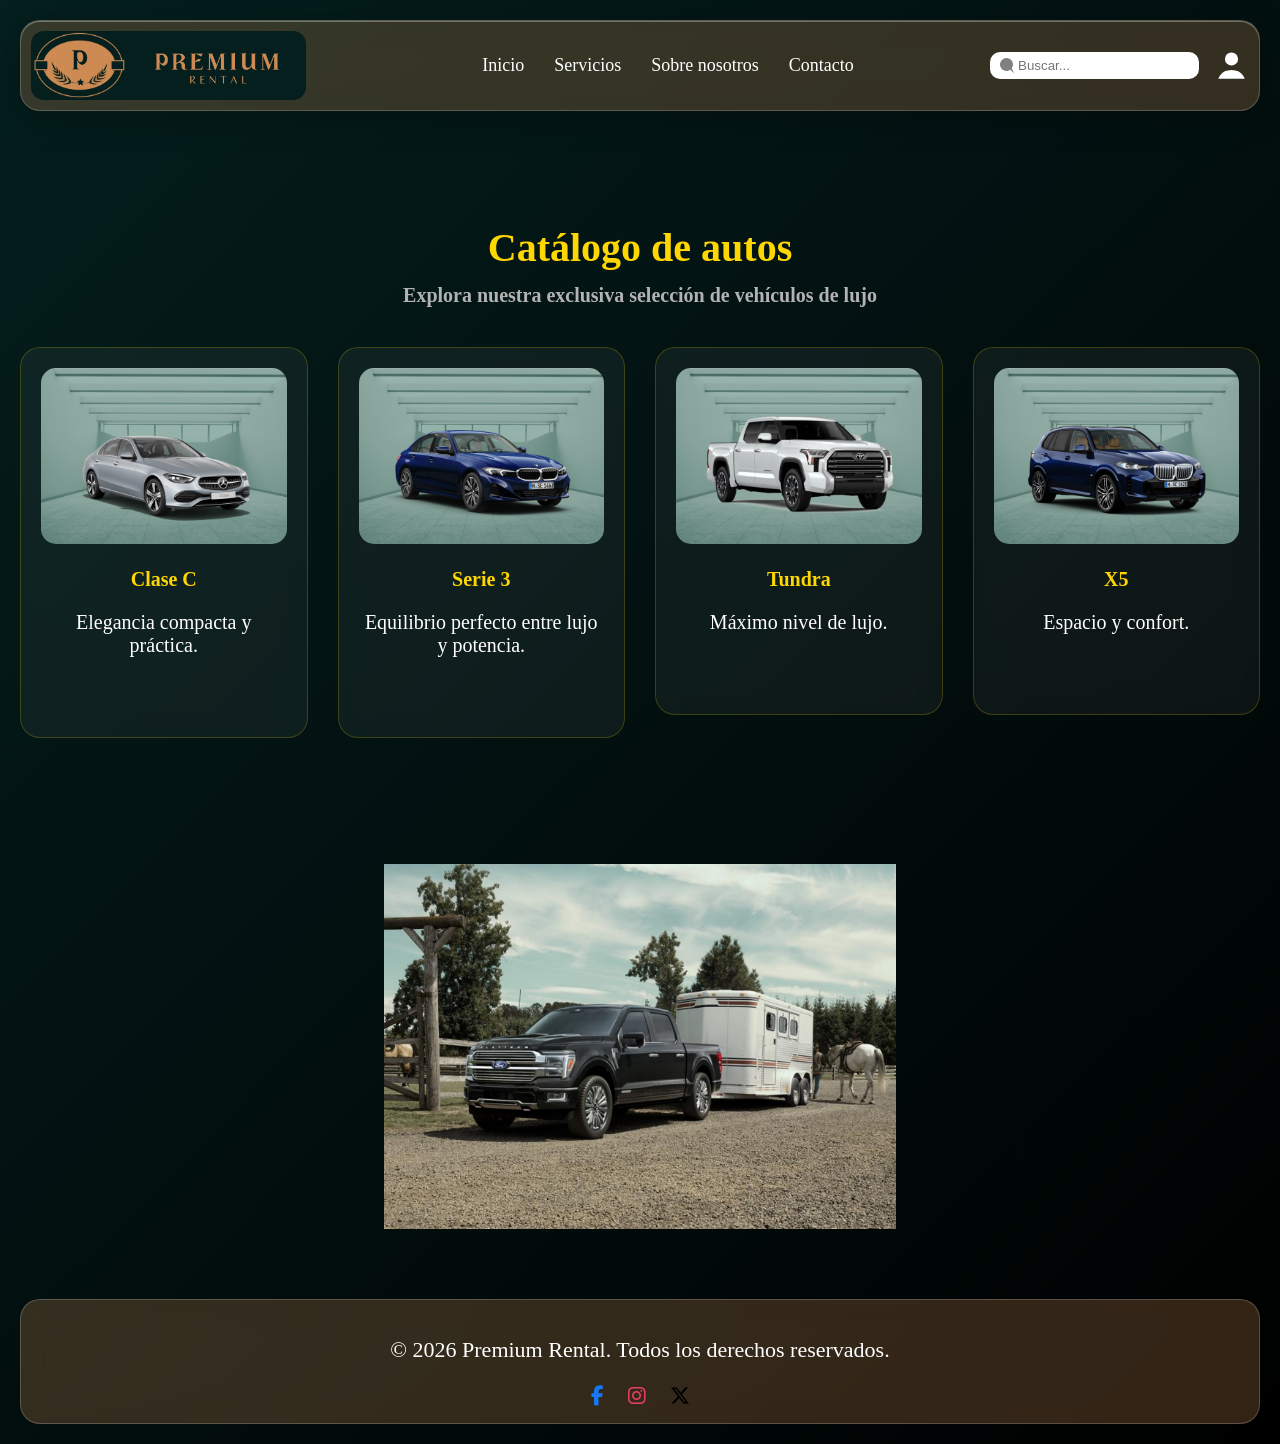
<file: index.html>
<!DOCTYPE html> 
<html lang="es">
<head>
    <meta charset="UTF-8">
    <meta name="viewport" content="width=device-width, initial-scale=1.0">
    <title>Premium Rental</title>
    <link rel="stylesheet" href="style.css">
    <link rel="preconnect" href="https://fonts.googleapis.com">
    <link rel="preconnect" href="https://fonts.gstatic.com" crossorigin>
    <link rel="stylesheet" href="https://cdnjs.cloudflare.com/ajax/libs/font-awesome/6.5.0/css/all.min.css">
    <link href="https://fonts.googleapis.com/css2?family=Libre+Baskerville:ital,wght@0,400..700;1,400..700&display=swap" rel="stylesheet">
</head>

<body>

<header>
    <nav>
        <div class="brand">
            <a href="index.html">
                <img class="logo" src="images/FullLogo.png" alt="Escudo">
                <img class="texto" src="images/TextOnly.png" alt="Nombre">
            </a>
        </div>

        <ul class="menu">
            <li><a href="index.html">Inicio</a></li>
            <li><a href="servicios.html">Servicios</a></li>
            <li><a href="nosotros.html">Sobre nosotros</a></li>
            <li><a href="contacto.html">Contacto</a></li>
        </ul>

        <div class="right">
            <div class="busqueda">
                <!-- icono lupa -->
                <svg xmlns="http://www.w3.org/2000/svg" fill="gray" viewBox="0 0 16 16" width="16" height="16">
                    <path d="M11.742 10.344a6.5 6.5 0 1 0-1.397 1.398l3.85 3.85z"/>
                </svg>
                <input type="text" placeholder="Buscar...">
            </div>

            <div class="login">
                <a href="login.html">
            
                    <svg class="icono-user" xmlns="http://www.w3.org/2000/svg" fill="currentColor" viewBox="0 0 16 16">
                        <path d="M8 8a3 3 0 1 0 0-6 3 3 0 0 0 0 6z"/>
                        <path d="M2 14s1-4 6-4 6 4 6 4H2z"/>
                    </svg>
                </a>
            </div>
        </div>
    </nav>
</header>

<section class="autos-section">

    <h2 class="titulo-seccion">Catálogo de autos</h2>

    <h3 class="subtitulo-seccion">Explora nuestra exclusiva selección de vehículos de lujo</h3>

    <div class="cards-container">

        <div class="card-auto">
            <img src="images/Clase_C.png" alt="Clase C">
            <h3>Clase C</h3>
            <p>Elegancia compacta y práctica.</p>
        </div>

        <div class="card-auto">
            <img src="images/Serie_3.png" alt="Serie 3">
            <h3>Serie 3</h3>
            <p>Equilibrio perfecto entre lujo y potencia.</p>
        </div>

        <div class="card-auto">
            <img src="images/Tundra.png" alt="Tundra">
            <h3>Tundra</h3>
            <p>Máximo nivel de lujo.</p>
        </div>

        <div class="card-auto">
            <img src="images/X5.png" alt="X5">
            <h3>X5</h3>
            <p>Espacio y confort.</p>
        </div>

    </div>

</section>

<div class="slider-box">
    <ul>
        <li><img src="images/CARRUSEL.jpeg" alt=""></li>
        <li><img src="images/CARRUSEL1.jpeg" alt=""></li>
        <li><img src="images/CARRUSEL2.jpeg" alt=""></li>
        <li><img src="images/CARRUSEL3.jpeg" alt=""></li>
    </ul>
</div>

<footer class="footer">
    <p>&copy; 2026 Premium Rental. Todos los derechos reservados.</p>

    <div class="redes">
        <a href="https://www.facebook.com/" target="_blank"><i class="fab fa-facebook-f"></i></a>
        <a href="https://www.instagram.com/" target="_blank"><i class="fab fa-instagram"></i></a>
        <a href="https://x.com/" target="_blank"><i class="fab fa-x-twitter"></i></a>
    </div>
</footer>
</body>
</html>
</file>
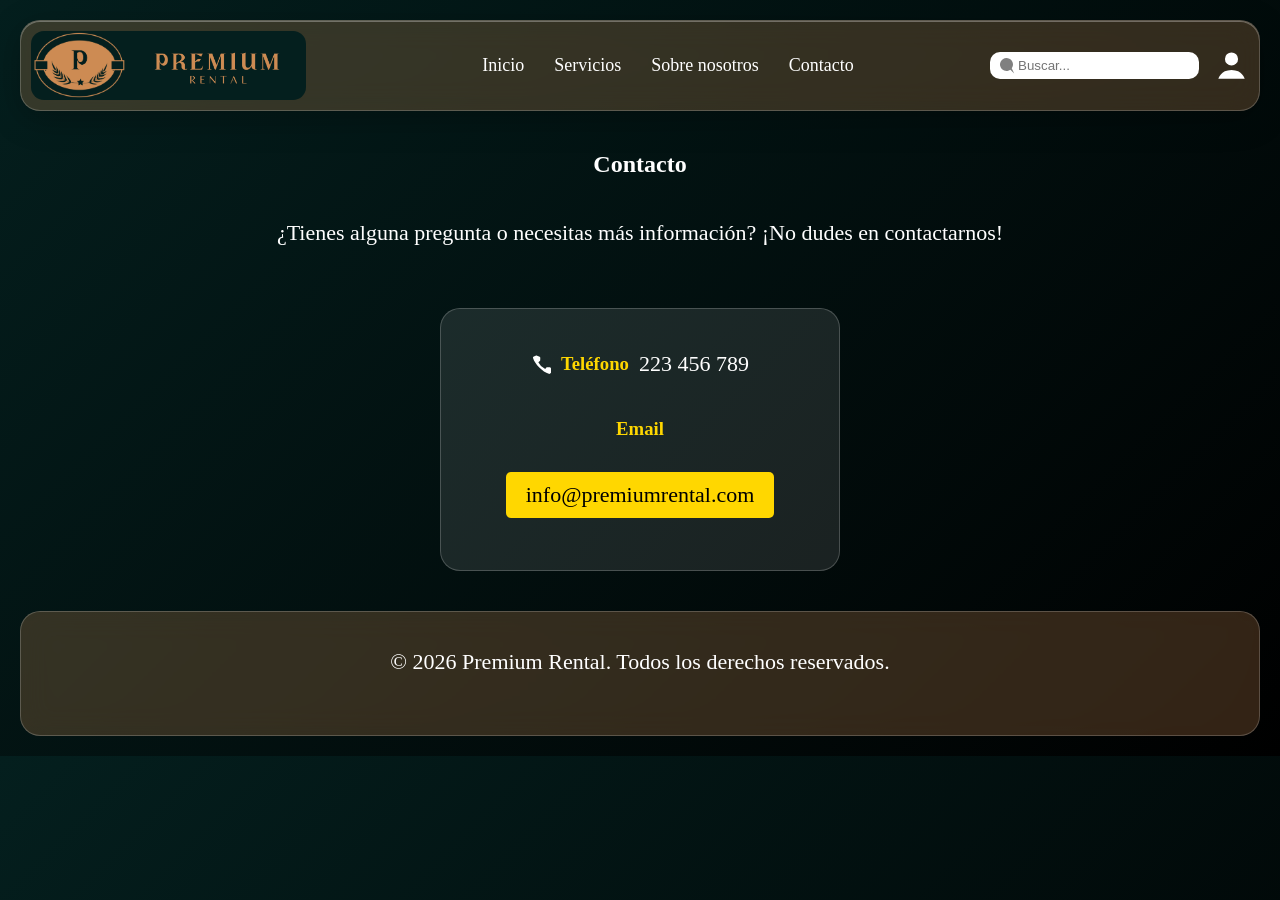
<file: contacto.html>
<!DOCTYPE html>
<html lang="en">
<head>
    <meta charset="UTF-8">
    <meta name="viewport" content="width=device-width, initial-scale=1.0">
    <title>Premiun Rental</title>
    <link rel="stylesheet" href="style.css">
</head>
<body>
    <header>
    <nav>
        <div class="brand">
            <a href="index.html">
                <img class="logo" src="images/FullLogo.png" alt="Escudo">
                <img class="texto" src="images/TextOnly.png" alt="Nombre">
            </a>
        </div>

        <ul class="menu">
            <li><a href="index.html">Inicio</a></li>
            <li><a href="servicios.html">Servicios</a></li>
            <li><a href="nosotros.html">Sobre nosotros</a></li>
            <li><a href="contacto.html">Contacto</a></li>
        </ul>

        <div class="right">
            <div class="busqueda">
                <!-- icono lupa -->
                <svg xmlns="http://www.w3.org/2000/svg" fill="gray" viewBox="0 0 16 16" width="16" height="16">
                    <path d="M11.742 10.344a6.5 6.5 0 1 0-1.397 1.398l3.85 3.85z"/>
                </svg>
                <input type="text" placeholder="Buscar...">
            </div>

            <div class="login">
                <a href="login.html">
                    <!--  ICONO USUARIO  -->
                    <svg class="icono-user" xmlns="http://www.w3.org/2000/svg" fill="currentColor" viewBox="0 0 16 16">
                        <path d="M8 8a3 3 0 1 0 0-6 3 3 0 0 0 0 6z"/>
                        <path d="M2 14s1-4 6-4 6 4 6 4H2z"/>
                    </svg>
                </a>
            </div>
        </div>
    </nav> 
</header>
<div class="texto_contacto">
<h2>Contacto</h2>
</div>
<div class="textito">
<p>¿Tienes alguna pregunta o necesitas más información? ¡No dudes en contactarnos!</p>
</div>
<div class="contacto">
    <div class="telefono">
    <svg class="icono-telefono" xmlns="http://www.w3.org/2000/svg" fill="currentColor" viewBox="0 0 16 16">
        <path d="M3.654 1.328a.678.678 0 0 1 .737-.163l2.522 1.01c.329.132.545.45.53.8l-.1 2.2a.678.678 0 0 1-.272.502l-1.2.9a11.72 11.72 0 0 0 5.516 5.516l.9-1.2a.678.678 0 0 1 .502-.272l2.2-.1c.35-.015.668.201.8.53l1.01 2.522a.678.678 0 0 1-.163.737l-1.272 1.272c-.3.3-.74.4-1.15.27-2.5-.8-5.2-2.6-7.6-5s-4.2-5.1-5-7.6c-.13-.41-.03-.85.27-1.15L3.654 1.328z"/>
    </svg>

    <h3>Teléfono</h3>
    <div class="linea">
        <p>223 456 789</p>
    </div>
</div>
    <div class="contacto-item">
        <h3>Email</h3>
        <p>
            <a href="mailto:info@premiumrental.com">info@premiumrental.com</a>
        </p>
    </div>
</div>



<footer class="footer">
    <p>&copy; 2026 Premium Rental. Todos los derechos reservados.</p>

    <div class="redes">
        <a href="https://www.facebook.com/" target="_blank"><i class="fab fa-facebook-f"></i></a>
        <a href="https://www.instagram.com/" target="_blank"><i class="fab fa-instagram"></i></a>
        <a href="https://x.com/" target="_blank"><i class="fab fa-x-twitter"></i></a>
    </div>
</footer>

</body>
</html>
</file>
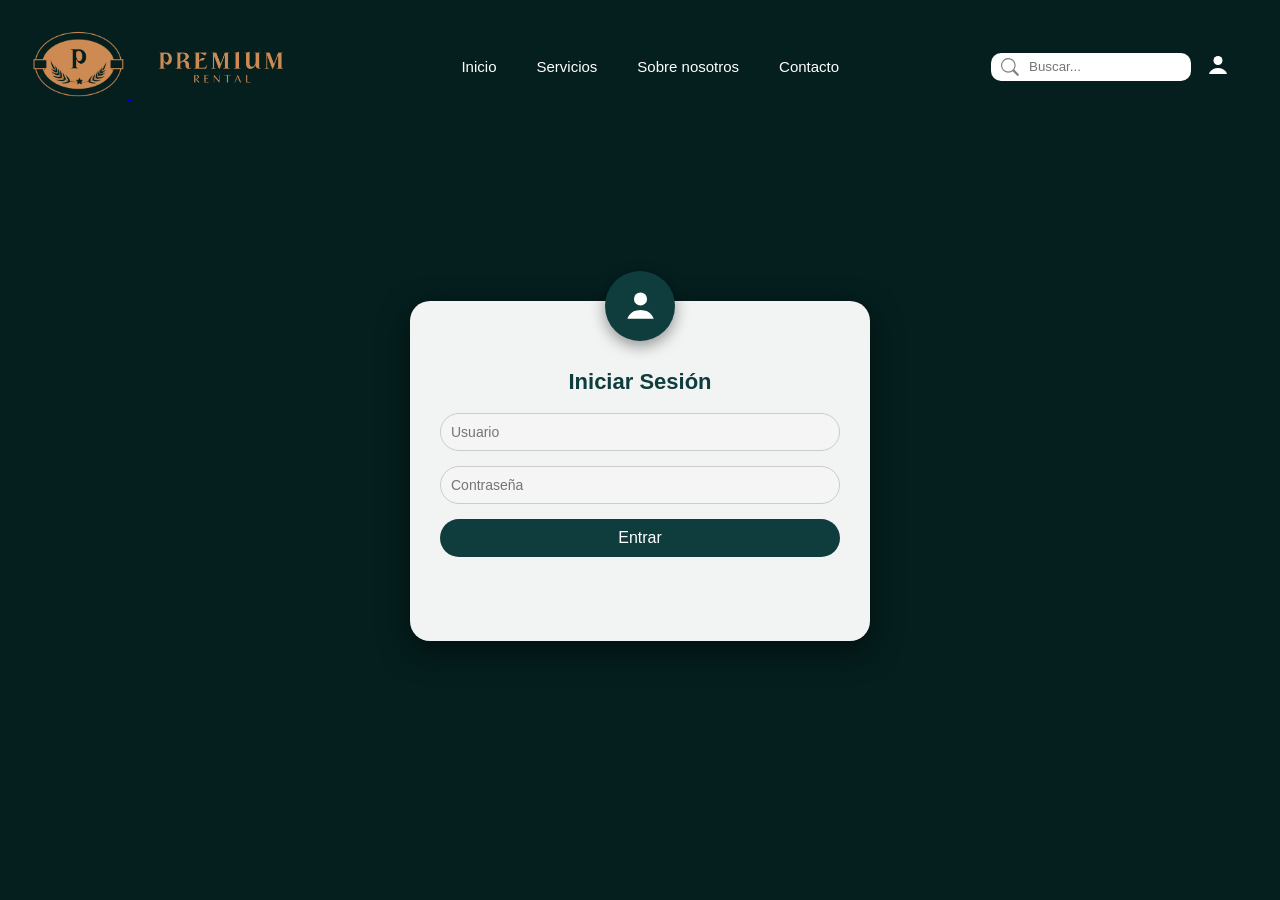
<file: login.html>
<!DOCTYPE html>
<html lang="en">
<head>
    <meta charset="UTF-8">
    <meta name="viewport" content="width=device-width, initial-scale=1.0">
    <title>Login</title>
    <link rel="stylesheet" href="login.css">
</head>
<body>


    <header>
    <nav>
        <div class="brand">
            <a href="index.html">
                <img class="logo" src="images/FullLogo.png" alt="Escudo">
                <img class="texto" src="images/TextOnly.png" alt="Nombre">
             </a>
        </div>
        <ul class="menu">
            <li><a href="index.html">Inicio</a></li>
            <li><a href="servicios.html">Servicios</a></li>
            <li><a href="nosotros.html">Sobre nosotros</a></li>
            <li><a href="contacto.html">Contacto</a></li>
        </ul>

        <div class="right">
            <div class="busqueda">
                <svg xmlns="http://www.w3.org/2000/svg" fill="gray" viewBox="0 0 16 16">
                    <path d="M11.742 10.344a6.5 6.5 0 1 0-1.397 1.398l3.85 3.85a1 1 0 0 0 1.415-1.414l-3.85-3.85zM12 6.5a5.5 5.5 0 1 1-11 0 5.5 5.5 0 0 1 11 0"/>
                </svg>
                <input type="text" placeholder="Buscar...">
            </div>

            <div class="login">
                <a href="login.html">
                    <svg class="icono-user" xmlns="http://www.w3.org/2000/svg" fill="currentColor" viewBox="0 0 16 16">
                        <path d="M8 8a3 3 0 1 0 0-6 3 3 0 0 0 0 6z"/>
                        <path d="M2 14s1-4 6-4 6 4 6 4H2z"/>
                    </svg>
                 </a>
            </div>

        </div>
    </nav>
</header>

    <div class="container">
    <div class="caja">

        <div class="avatar">
            <svg xmlns="http://www.w3.org/2000/svg" fill="currentColor" viewBox="0 0 16 16">
                <path d="M8 8a3 3 0 1 0 0-6 3 3 0 0 0 0 6z"/>
                <path d="M2 14s1-4 6-4 6 4 6 4H2z"/>
            </svg>
        </div>

        <h2>Iniciar Sesión</h2>

        <form action="index.html" method="post">
            <input class="input" type="text" placeholder="Usuario" required>
            <input class="input" type="password" placeholder="Contraseña" required>
            <button type="submit">Entrar</button>
        </form>

    </div>
</div>  

</body>
</html>
</file>
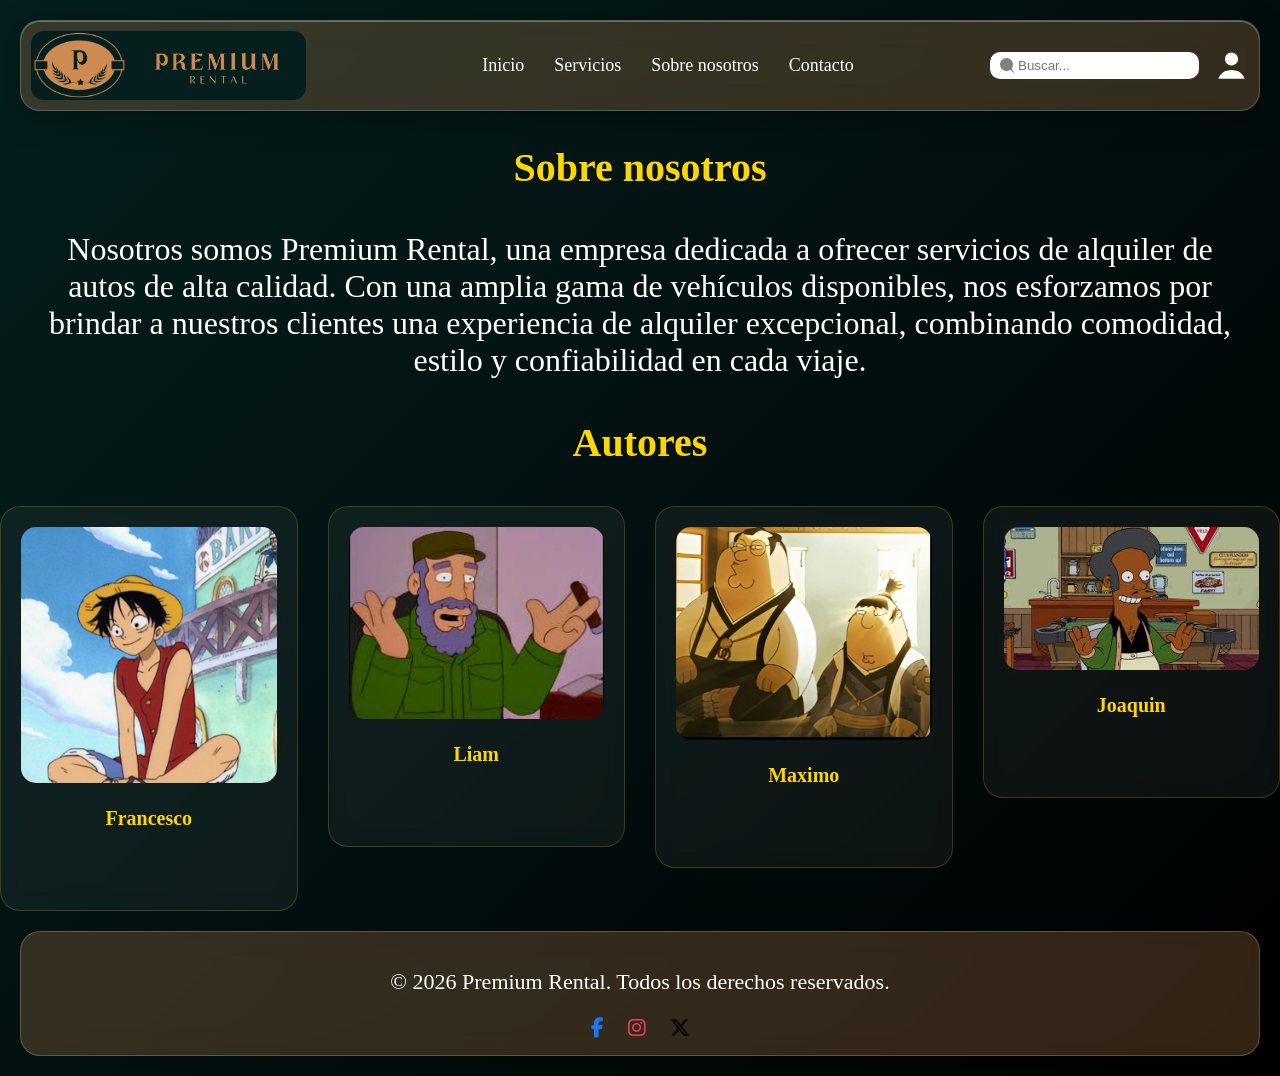
<file: nosotros.html>
<!DOCTYPE html> 
<html lang="es">
<head>
   <meta charset="UTF-8">
    <meta name="viewport" content="width=device-width, initial-scale=1.0">
    <title>Premium Rental</title>
    <link rel="stylesheet" href="style.css">
    <link rel="preconnect" href="https://fonts.googleapis.com">
    <link rel="preconnect" href="https://fonts.gstatic.com" crossorigin>
    <link rel="stylesheet" href="https://cdnjs.cloudflare.com/ajax/libs/font-awesome/6.5.0/css/all.min.css">
    <link href="https://fonts.googleapis.com/css2?family=Libre+Baskerville:ital,wght@0,400..700;1,400..700&display=swap" rel="stylesheet">
</head>
<body>

<header>
    <nav>
        <div class="brand">
             <a href="index.html">
                <img class="logo" src="images/FullLogo.png" alt="Escudo">
                <img class="texto" src="images/TextOnly.png" alt="Nombre">
            </a>
        </div>

        <ul class="menu">
            <li><a href="index.html">Inicio</a></li>
            <li><a href="servicios.html">Servicios</a></li>
            <li><a href="nosotros.html">Sobre nosotros</a></li>
            <li><a href="contacto.html">Contacto</a></li>
        </ul>

        <div class="right">
            <div class="busqueda">
                <!-- icono lupa -->
                <svg xmlns="http://www.w3.org/2000/svg" fill="gray" viewBox="0 0 16 16" width="16" height="16">
                    <path d="M11.742 10.344a6.5 6.5 0 1 0-1.397 1.398l3.85 3.85z"/>
                </svg>
                <input type="text" placeholder="Buscar...">
            </div>

            <div class="login">
                <a href="login.html">
                    <!--  ICONO USUARIO  -->
                    <svg class="icono-user" xmlns="http://www.w3.org/2000/svg" fill="currentColor" viewBox="0 0 16 16">
                        <path d="M8 8a3 3 0 1 0 0-6 3 3 0 0 0 0 6z"/>
                        <path d="M2 14s1-4 6-4 6 4 6 4H2z"/>
                    </svg>
                </a>
            </div>
        </div>
    </nav> 
</header>
<div>
    <h2 class="titulo-seccion">
        Sobre nosotros
    </h2>
    <p class="textoslargos">
        Nosotros somos Premium Rental, una empresa dedicada a ofrecer servicios de alquiler de autos de alta calidad. Con una amplia gama de vehículos disponibles, nos esforzamos por brindar a nuestros clientes una experiencia de alquiler excepcional, combinando comodidad, estilo y confiabilidad en cada viaje.
    </p>
    <h2 class="titulo-seccion">
        Autores
    </h2>
    
    <div class="cards-container">

        <div class="card-auto">
            <img src="images/luffybaratie.jpg" alt="fran">
            <h3>Francesco</h3>
            <p></p>
        </div>

        <div class="card-auto">
            <img src="images/fidel.jpg" alt="liam">
            <h3>Liam</h3>
            <p></p>
        </div>

        <div class="card-auto">
            <img src="images/petet.jpg" alt="maxi">
            <h3>Maximo</h3>
            <p></p>
        </div>

        <div class="card-auto">
            <img src="images/olivar.jpeg" alt="Joaquin">
            <h3>Joaquin</h3>
            <p></p>
        </div>

    </div>
    

</div>

<footer class="footer">
    <p>&copy; 2026 Premium Rental. Todos los derechos reservados.</p>

    <div class="redes">
        <a href="https://www.facebook.com/" target="_blank"><i class="fab fa-facebook-f"></i></a>
        <a href="https://www.instagram.com/" target="_blank"><i class="fab fa-instagram"></i></a>
        <a href="https://x.com/" target="_blank"><i class="fab fa-x-twitter"></i></a>
    </div>
</footer>

</body>
</html>
</file>
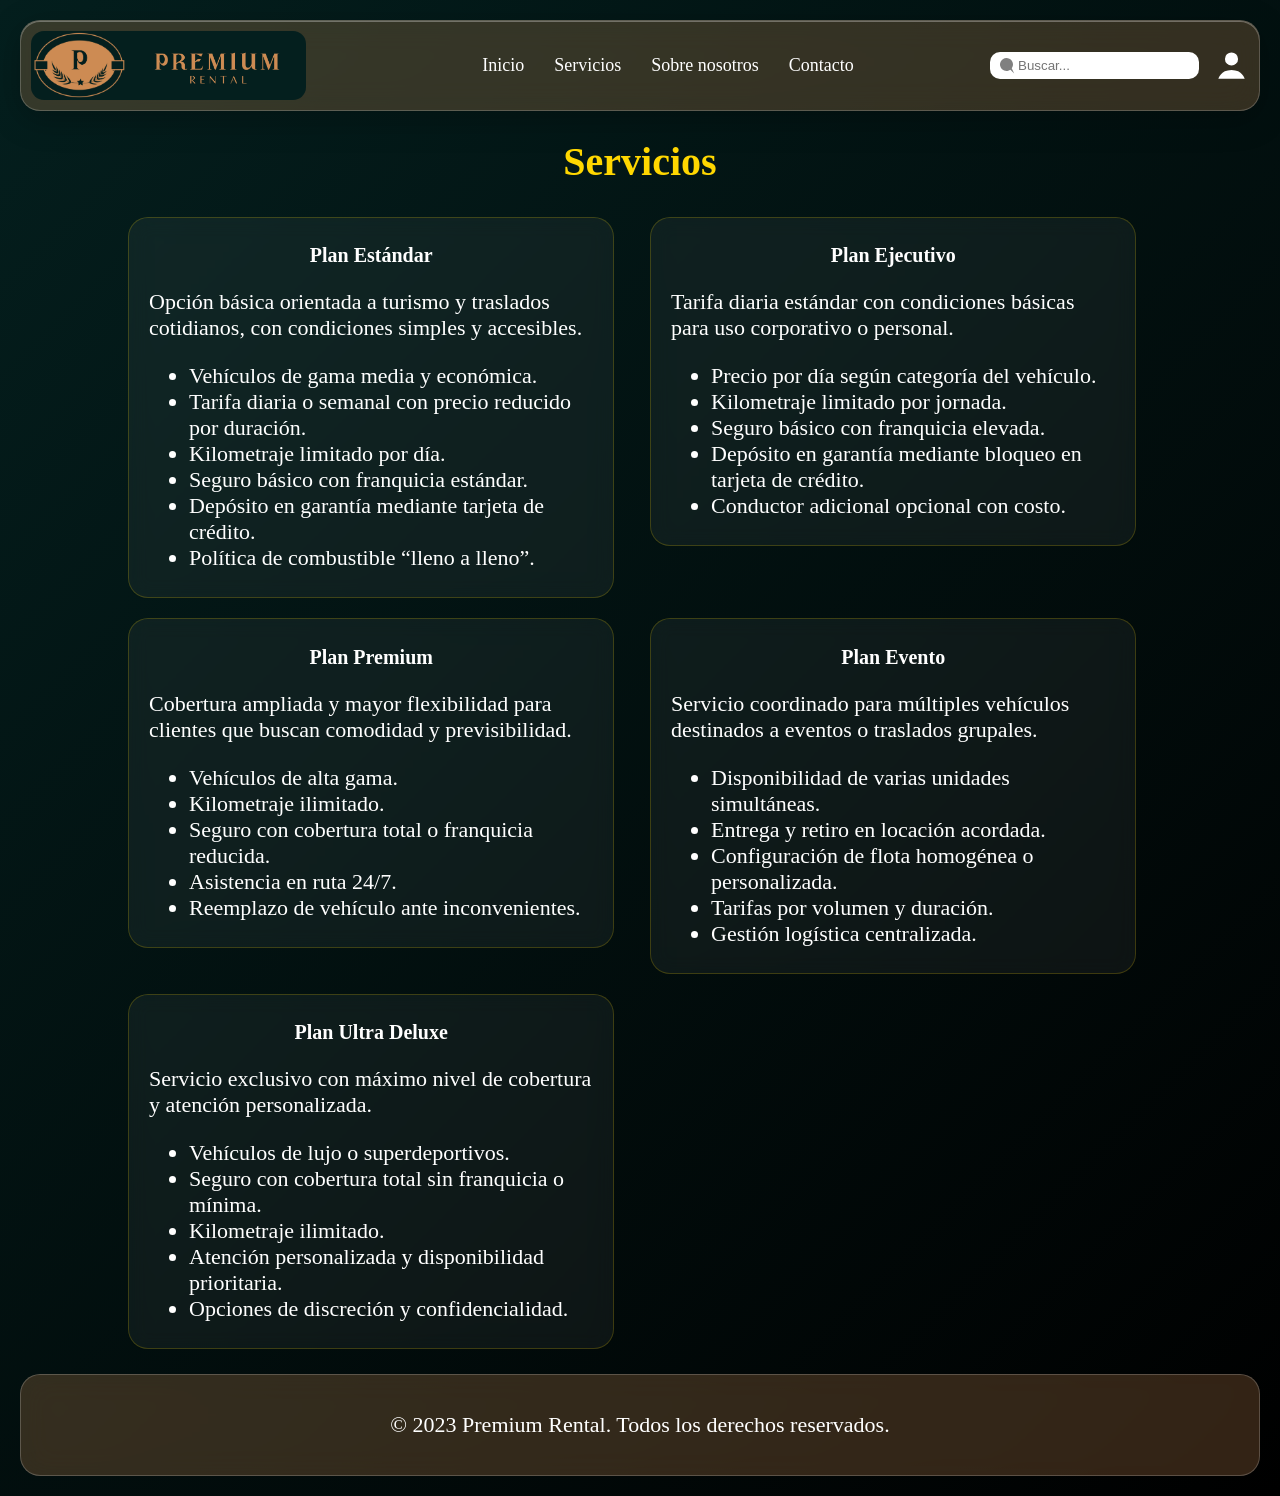
<file: servicios.html>
<!DOCTYPE html>
<html lang="en">
<head>
    <meta charset="UTF-8">
    <meta name="viewport" content="width=device-width, initial-scale=1.0">
    <title>Premiun Rental</title>
    <link rel="stylesheet" href="style.css">
</head>
<body>
    <header>
    <nav>
        <div class="brand">
            <img class="logo" src="images/FullLogo.png" alt="Escudo">
            <img class="texto" src="images/TextOnly.png" alt="Nombre">
        </div>

        <ul class="menu">
            <li><a href="index.html">Inicio</a></li>
            <li><a href="servicios.html">Servicios</a></li>
            <li><a href="nosotros.html">Sobre nosotros</a></li>
            <li><a href="contacto.html">Contacto</a></li>
        </ul>

        <div class="right">
            <div class="busqueda">
                <!-- icono lupa -->
                <svg xmlns="http://www.w3.org/2000/svg" fill="gray" viewBox="0 0 16 16" width="16" height="16">
                    <path d="M11.742 10.344a6.5 6.5 0 1 0-1.397 1.398l3.85 3.85z"/>
                </svg>
                <input type="text" placeholder="Buscar...">
            </div>

            <div class="login">
                <a href="login.html">
                    <!--  ICONO USUARIO  -->
                    <svg class="icono-user" xmlns="http://www.w3.org/2000/svg" fill="currentColor" viewBox="0 0 16 16">
                        <path d="M8 8a3 3 0 1 0 0-6 3 3 0 0 0 0 6z"/>
                        <path d="M2 14s1-4 6-4 6 4 6 4H2z"/>
                    </svg>
                </a>
            </div>
        </div>
    </nav> 
</header>

<h1 class="titulo-seccion">Servicios</h1>

    <div class="servicios">

        <div class="contenedor-servicio">
            <h2 class="nombre-servicio">Plan Estándar</h2>
            <p class="descripcion-servicio">Opción básica orientada a turismo y traslados cotidianos, con condiciones simples y accesibles.</p>
            <ul>
                <li>Vehículos de gama media y económica.</li>
                <li>Tarifa diaria o semanal con precio reducido por duración.</li>
                <li>Kilometraje limitado por día.</li>
                <li>Seguro básico con franquicia estándar.</li>
                <li>Depósito en garantía mediante tarjeta de crédito.</li>
                <li>Política de combustible “lleno a lleno”.</li>
            </ul>
        </div>

        <div class="contenedor-servicio">
            <h2 class="nombre-servicio">Plan Ejecutivo</h2>
            <p class="descripcion-servicio">Tarifa diaria estándar con condiciones básicas para uso corporativo o personal.</p>
            <ul>
                <li>Precio por día según categoría del vehículo.</li>
                <li>Kilometraje limitado por jornada.</li>
                <li>Seguro básico con franquicia elevada.</li>
                <li>Depósito en garantía mediante bloqueo en tarjeta de crédito.</li>
                <li>Conductor adicional opcional con costo.</li>
            </ul>
        </div>

        <div class="contenedor-servicio">
            <h2 class="nombre-servicio">Plan Premium</h2>
            <p class="descripcion-servicio">Cobertura ampliada y mayor flexibilidad para clientes que buscan comodidad y previsibilidad.</p>
            <ul>
                <li>Vehículos de alta gama.</li>
                <li>Kilometraje ilimitado.</li>
                <li>Seguro con cobertura total o franquicia reducida.</li>
                <li>Asistencia en ruta 24/7.</li>
                <li>Reemplazo de vehículo ante inconvenientes.</li>
            </ul>
        </div>

        <div class="contenedor-servicio">
            <h2 class="nombre-servicio">Plan Evento</h2>
            <p class="descripcion-servicio">Servicio coordinado para múltiples vehículos destinados a eventos o traslados grupales.</p>
            <ul>
                <li>Disponibilidad de varias unidades simultáneas.</li>
                <li>Entrega y retiro en locación acordada.</li>
                <li>Configuración de flota homogénea o personalizada.</li>
                <li>Tarifas por volumen y duración.</li>
                <li>Gestión logística centralizada.</li>
            </ul>
        </div>

        <div class="contenedor-servicio">
            <h2 class="nombre-servicio">Plan Ultra Deluxe</h2>
            <p class="descripcion-servicio">Servicio exclusivo con máximo nivel de cobertura y atención personalizada.</p>
            <ul>
                <li>Vehículos de lujo o superdeportivos.</li>
                <li>Seguro con cobertura total sin franquicia o mínima.</li>
                <li>Kilometraje ilimitado.</li>
                <li>Atención personalizada y disponibilidad prioritaria.</li>
                <li>Opciones de discreción y confidencialidad.</li>
            </ul>
        </div>
    </div>

<footer class="footer">
    <p>&copy; 2023 Premium Rental. Todos los derechos reservados.</p>
</footer>

</body>
</html>
</file>
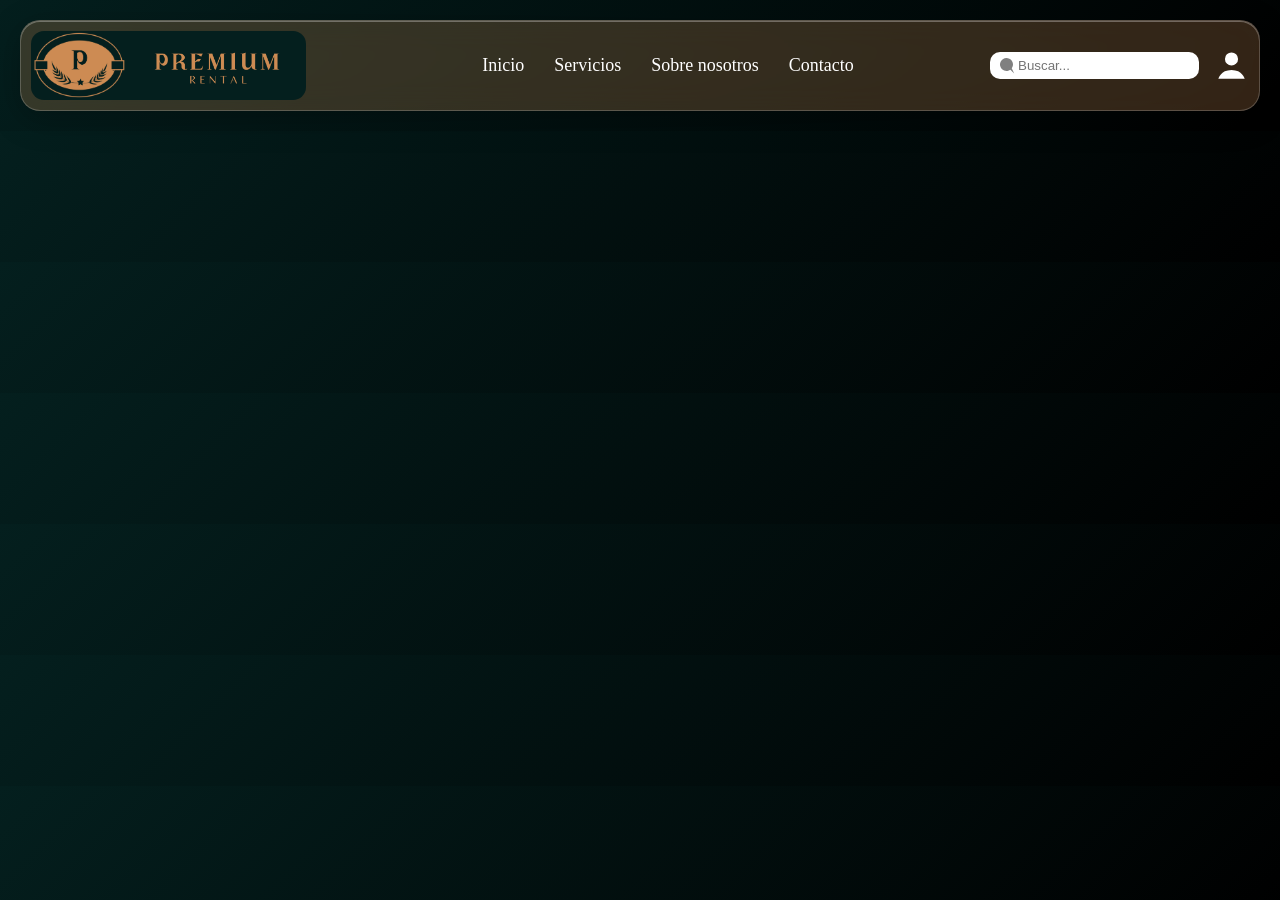
<file: visautos.html>
<!DOCTYPE html>
<html lang="en">
<head>
    <meta charset="UTF-8">
    <meta name="viewport" content="width=device-width, initial-scale=1.0">
    <link rel="stylesheet" href="style.css">

    <title>Comprar</title>
</head>
<body>
    <header>
    <nav>
        <div class="brand">
            <img class="logo" src="images/FullLogo.png" alt="Escudo">
            <img class="texto" src="images/TextOnly.png" alt="Nombre">
        </div>

        <ul class="menu">
            <li><a href="index.html">Inicio</a></li>
            <li><a href="servicios.html">Servicios</a></li>
            <li><a href="nosotros.html">Sobre nosotros</a></li>
            <li><a href="contacto.html">Contacto</a></li>
        </ul>

        <div class="right">
            <div class="busqueda">
                <!-- icono lupa -->
                <svg xmlns="http://www.w3.org/2000/svg" fill="gray" viewBox="0 0 16 16" width="16" height="16">
                    <path d="M11.742 10.344a6.5 6.5 0 1 0-1.397 1.398l3.85 3.85z"/>
                </svg>
                <input type="text" placeholder="Buscar...">
            </div>

            <div class="login">
                <a href="login.html">
                    <!--  ICONO USUARIO CORREGIDO -->
                    <svg class="icono-user" xmlns="http://www.w3.org/2000/svg" fill="currentColor" viewBox="0 0 16 16">
                        <path d="M8 8a3 3 0 1 0 0-6 3 3 0 0 0 0 6z"/>
                        <path d="M2 14s1-4 6-4 6 4 6 4H2z"/>
                    </svg>
                </a>
            </div>
        </div>
    </nav>
</header>
</body>
</html>
</file>
<file: style.css>
* {
    box-sizing: border-box;
}

:root{
    --fondo-gradiente-1: #041f1e;
    --fondo-gradiente-2: #000000;
    --blanco: white;
    --negro: black;
    --dorado: #ffd700;

    --header-bg: #cc8c5440;
    --borde-blanco: rgba(255, 255, 255, 0.2);
    --sombra: rgba(0,0,0,0.25);
    --brillo: rgba(255,255,255,0.3);

    --card-bg: rgba(255,255,255,0.05);
    --card-borde: rgba(255,215,0,0.2);

    --transparente: rgba(0, 0, 0, 0);

    --facebook: #1877f2;
    --instagram: #e4405f;
    --x: #000000;

    --gris-texto: rgb(180, 179, 179);
}

body{
    background-size: cover;
    background: linear-gradient(135deg, var(--fondo-gradiente-1), var(--fondo-gradiente-2));
    margin: 0;
    font-family: libre-baskerville, serif;
    color: var(--blanco);
    overflow-x: hidden;
}

/* HEADER */
header{
    background: var(--header-bg);
    backdrop-filter: blur(15px);
    -webkit-backdrop-filter: blur(15px);

    border-radius: 20px;
    margin: 20px;
    padding: 10px;

    border: 1px solid var(--borde-blanco);
    box-shadow: 
        0 8px 32px var(--sombra),
        inset 0 1px 0 var(--brillo);
}
.textoslargos{
    font-size: 32px;
    text-align: center;
    margin: 40px;
    background-color: var(--transparente);
}

nav{
    display: flex;
    align-items: center;
    justify-content: space-between;
    flex-wrap: wrap; 
}

/* BRAND */
.brand{
    display: flex;
    align-items: center;
    
}

.brand a{
    display: flex;
    align-items: center;
    text-decoration: none;
}

.texto{
    height: 69px;
    
    border-top-right-radius: 13px;
    
    border-bottom-right-radius: 13px;

    margin-left: 0;
}
.logo{
    height: 69px;
    
    border-top-left-radius: 13px;
    
    border-bottom-left-radius: 13px;

    margin-right: 0;
}

/* MENU */
.menu{
    display: flex;
    gap: 30px;
    flex-wrap: wrap; 
    justify-content: center;
}

.menu li{
    list-style: none;
    font-size: 18px;
}

.menu a{
    text-decoration: none;
    color: var(--blanco);
    position: relative;
  
}

.menu a::after{
    content: "";
    position: absolute;
    width: 0%;
    height: 2px;
    bottom: -5px;
    left: 0;
    background: var(--dorado);
    transition: 0.3s;
}

.menu a:hover::after{
    width: 100%;
}

/* DERECHA */
.right{
    display: flex;
    align-items: center;
    gap: 15px;
    flex-wrap: wrap;
    justify-content: center;
}

.busqueda{
    display: flex;
    align-items: center;
    background: var(--blanco);
    padding: 5px 10px;
    border-radius: 10px;
}

.busqueda input{
    border: none;
    outline: none;
}

/* CARDS */
.autos-section{
    padding: 60px 20px;
}

.titulo-seccion{
    text-align: center;
    font-size: 40px;
    color: var(--dorado);
}

.cards-container{
    display: grid;
    grid-template-columns: repeat(auto-fit, minmax(250px, 1fr));
    gap: 30px;
    margin-top: 40px;
}

.card-auto{
    background: var(--card-bg);
    border-radius: 20px;
    padding: 20px;
    text-align: center;
    backdrop-filter: blur(10px);
    border: 1px solid var(--card-borde);
    transition: 0.4s;
    padding-bottom: 60px;
    height: fit-content;
    
}
.card-auto p{
    font-size: 20px;
}


.card-auto:hover{
    transform: translateY(-10px) scale(1.03);
}

.card-auto img{
    width: 100%;
    height: 80%;
    object-fit: cover;
    border-radius: 15px;
}

.card-auto h3{
    color: var(--dorado);
    font-size: 20px;
}

/* SLIDER */
.slider-box{
    width: 40%;
    max-width: 1024px;
    margin: 50px auto;
    overflow: hidden;

}

.slider-box ul{
    display: flex;
    padding: 0;
    width: 400%;
    animation: slide 20s infinite;
   
}

.slider-box li{
    list-style: none;
    width: 100%; 
    
}

.slider-box img{
    width: 100%;
}

/* ANIMACIÓN DE LIAM */
@keyframes slide{
    0% {margin-left: 0;}
    20% {margin-left: 0;}
    25% {margin-left: -100%;}
    45% {margin-left: -100%;}
    50% {margin-left: -200%;}
    70% {margin-left: -200%;}
    75% {margin-left: -300%;}
    95% {margin-left: -300%;}
    100% {margin-left: 0;}
}

/* FOOTER */
.footer{
    background: var(--header-bg);
    backdrop-filter: blur(15px);
    margin: 20px;
    padding: 15px;
    text-align: center;
    border-radius: 20px;
    border: 1px solid var(--borde-blanco);
}

.redes a{
    margin: 0 10px;
    font-size: 20px;
}
/* servicios */
.servicios{
    display: grid;
    grid-template-columns: repeat(2, 40vw);
    gap:10px;
    justify-content: center;
    margin: 10hw;
}

.contenedor-servicio{
    padding: 10px 20px;
    margin: 5px;
    max-width: 38vw;
    height: fit-content;
    background: var(--card-bg);
    border-radius: 20px;
    text-align: left;
    backdrop-filter: blur(10px);
    border: 1px solid var(--card-borde);
    transition: 0.4s;
}
.contenedor-servicio li,p{
    font-size: 22px;

}

.nombre-servicio{
    text-align: center;
    font-size: 20px;
}

/* Colores */
.redes a:nth-child(1){ color: var(--facebook); }
.redes a:nth-child(2){ color: var(--instagram); }
.redes a:nth-child(3){ color: var(--x); }

/* ========================= */
/* RESPONSIVE: POR MAXI */
/* ========================= */

/* TABLET */
@media (max-width: 1024px){

    .titulo-seccion{
        font-size: 32px;
    }

    .logo, .texto{
        height: 60px;
    }
   
}




/* CELULAR */
@media (max-width: 1000px){

    nav{
        flex-direction: column;
        align-items: center;
        position: relative; 
    }

    .right{
        position: absolute;
        top: 10px;
        right: 15px;
        flex-direction: row; 
    }

    .menu{
        flex-direction: column;
        align-items: center;
        margin-top: 10px;
    }
    .servicios{
        display: flex;
        flex-direction: column;
        align-items: center;
    }
    .contenedor-servicio{
        max-width: 90%;
        width: 90%;
        height: fit-content;
    }
       .slider-box{
        width: 70%;
    }
}


/* CELULAR CHICO */
@media (max-width: 480px){

    .logo, .texto{
        height: 50px;
    }

    .busqueda input{
        width: 100px;
    }

    .titulo-seccion{
        font-size: 22px;
    }

    .card-auto img{
        width: 100%;
        height: 100%;
    }
    .contenedor-servicio{
        display: flex;
        flex-direction: column;
        align-items: center;
    }
    .slider-box{
        width: 90%;
    }
}

.right{
    display: flex;
    align-items: center;
    gap: 15px;
    position: static; 
}

.icono-user{
    width: 35px;
    height: 35px;
    color: var(--blanco);
    display: block;
    z-index: 10; 
}

.contacto{
    background: rgba(255, 255, 255, 0.1);
    border-radius: 20px;
    padding: 20px;
    max-width: 400px;
    margin: 40px auto;
    text-align: center;
    border: 1px solid var(--borde-blanco);
}

.contacto h3{
    color: var(--dorado);
    margin-bottom: 20px;
}

.contacto a{
    display: inline-block;
    margin: 10px;
    padding: 10px 20px;
    background: var(--dorado);
    color: var(--negro);
    text-decoration: none;
    border-radius: 5px;
}
.texto_contacto{
    display: flex;
    justify-content: center;
}
.textito{
    display: flex;
    justify-content: center;
}

.telefono{
    display: flex;
    align-items: center;
    justify-content: center;
    gap: 10px; 
}

.icono-telefono{
    width: 20px;
    height: 20px;
    color: var(--blanco);
    
}

.telefono h3{
    margin: 0;
    color: var(--dorado);
}

.linea{
    display: flex;
    align-items: center;
    justify-content: center;
    gap: 10px; 
}

.subtitulo-seccion{
    text-align: center;
    font-size: 20px;
    color: var(--gris-texto);
    margin-top: -20px;
}
</file>
<file: login.css>
:root{
    --fondo: #041f1e;
    --blanco: #ffffff;
    --blanco-suave: rgba(255, 255, 255, 0.95);
    --blanco-buscador: white;

    --negro: rgba(0,0,0,0.5);
    --negro-suave: rgba(0,0,0,0.4);
    --negro-boton: rgba(0,0,0,0.3);

    --verde-principal: #0f3d3e;
    --verde-hover: #092c2d;

    --gris-borde: #ccc;
    --gris-input: #f5f5f5;
    --gris-texto: #333;

    --sombra-input: rgba(15, 61, 62, 0.4);
}

body{
    background-color: var(--fondo);
    margin: 0;
    font-family: Arial, sans-serif;
}

/* HEADER */
header{
    background-color: transparent;
    border-radius: 20px;
    margin: 20px;
    padding: 10px;
}

/* NAVBAR */
nav{
    display: flex;
    align-items: center;
    justify-content: space-between;
}

.brand{
    display: flex;
    align-items: center;
}

/* logo */
.logo{
    height: 69px;
    width: auto;
    border-top-left-radius: 6px;
    border-bottom-left-radius: 6px;
}

/* texto logo */
.texto{
    height: 69px;
    width: auto;
    border-top-right-radius: 6px;
    border-bottom-right-radius: 6px;
}

/* MENÚ */
.menu{
    display: flex;
    gap: 40px;
    margin: 0;
    padding: 0;
}

.menu li{
    list-style: none;
}

.menu a{
    text-decoration: none;
    color: var(--blanco);
    font-size: 15px;
}

/* CONTENEDOR DERECHA */
.right{
    display: flex;
    align-items: center;
    gap: 15px;
    margin-right: 20px;
}

/* BUSCADOR */
.busqueda {
    display: flex;
    align-items: center;
    border-radius: 10px;
    padding: 5px 10px;
    background-color: var(--blanco-buscador);
}

.busqueda svg {
    width: 18px;
    height: 18px;
    margin-right: 8px;
}

.busqueda input {
    border: none;          
    outline: none;         
    width: 150px;
}

.icono-user {
    width: 24px;
    height: 24px;
    color: var(--blanco);
}

.login {
    display: flex;
    align-items: center;
}

/* CONTENEDOR PRINCIPAL */
.container{
    display: flex;
    justify-content: center;
    align-items: center;
    height: 75vh;
}

/* TARJETA LOGIN */
.caja{
    display: flex;
    flex-direction: column;
    align-items: center;
    background-color: var(--blanco-suave);
    border-radius: 20px;
    padding: 30px;
    width: 400px;
    height: 280px;
    box-shadow: 0 10px 30px var(--negro);
    backdrop-filter: blur(5px);
}

/* ICONO USUARIO */
.avatar{
    width: 70px;
    height: 70px;
    background-color: var(--verde-principal);
    border-radius: 50%;
    display: flex;
    align-items: center;
    justify-content: center;
    margin-top: -60px;
    margin-bottom: 10px;
    box-shadow: 0 5px 15px var(--negro-suave);
}

.avatar svg{
    width: 35px;
    height: 35px;
    color: var(--blanco);
}

/* FORM */
form {
    display: flex;
    flex-direction: column;
    gap: 15px;
    width: 100%;
}

/* INPUTS */
.input{
    padding: 10px;
    border: 1px solid var(--gris-borde);
    border-radius: 20px;
    font-size: 14px;
    background-color: var(--gris-input);
    color: var(--gris-texto);
}

/* BOTÓN */
button {
    padding: 10px;
    border: none;
    border-radius: 20px;
    background-color: var(--verde-principal);
    color: var(--blanco);
    font-size: 16px;
    cursor: pointer;
}

button:hover{
    background-color: var(--verde-hover);
}

/* TITULO */
h2{
    color: var(--verde-principal);
    font-size: 22px;
    text-align: center;
}

/* FONDO */
.fondo{
    position: fixed;
    top: 0;
    left: 0;
    width: 100%;
    height: 100%;
    object-fit: cover;
    z-index: -1;
}


.caja{
    animation: aparecer 0.8s ease-out;
}

@keyframes aparecer {
    from{
        opacity: 0;
        transform: translateY(40px) scale(0.95);
    }
    to{
        opacity: 1;
        transform: translateY(0) scale(1);
    }
}


.avatar{
    animation: flotar 3s ease-in-out infinite;
}

@keyframes flotar {
    0%{ transform: translateY(0); }
    50%{ transform: translateY(-8px); }
    100%{ transform: translateY(0); }
}

/*  INPUTS INTERACTIVOS */
.input{
    transition: all 0.3s ease;
}

.input:focus{
    background-color: var(--blanco);
    transform: scale(1.03);
    box-shadow: 0 0 10px var(--sombra-input);
}

/*  BOTÓN ANIMADO */
button{
    transition: all 0.3s ease;
}

button:hover{
    transform: translateY(-2px) scale(1.03);
    box-shadow: 0 5px 15px var(--negro-boton);
}

button:active{
    transform: scale(0.97);
}

/* MOBILE (hasta 1000px) */
@media (max-width: 1000px){

    nav{
        flex-direction: column;
        gap: 10px;
    }

    .menu{
        flex-direction: column;
        align-items: center;
        gap: 10px;
    }

    .right{
        flex-direction: column;
        gap: 10px;
        margin-right: 0;
    }

    .busqueda input{
        width: 120px;
    }

    .container{
        height: auto;
        padding: 40px 20px;
    }

    .caja{
        width: 100%;
        max-width: 320px;
        padding: 25px;
        max-height: 200px;
    }

    .avatar{
        width: 60px;
        height: 60px;
        margin-top: -50px;
    }

    .avatar svg{
        width: 30px;
        height: 30px;
    }

    h2{
        font-size: 20px;
    }

    .input{
        font-size: 13px;
        padding: 9px;
    }

    button{
        font-size: 14px;
        padding: 9px;
    }
}

/* CELULARES CHICOS (hasta 480px) */
@media (max-width: 480px){

    .busqueda input{
        width: 100px;
    }

    .caja{
        max-width: 280px;
        padding: 20px;
    }

    h2{
        font-size: 18px;
    }
}
</file>
